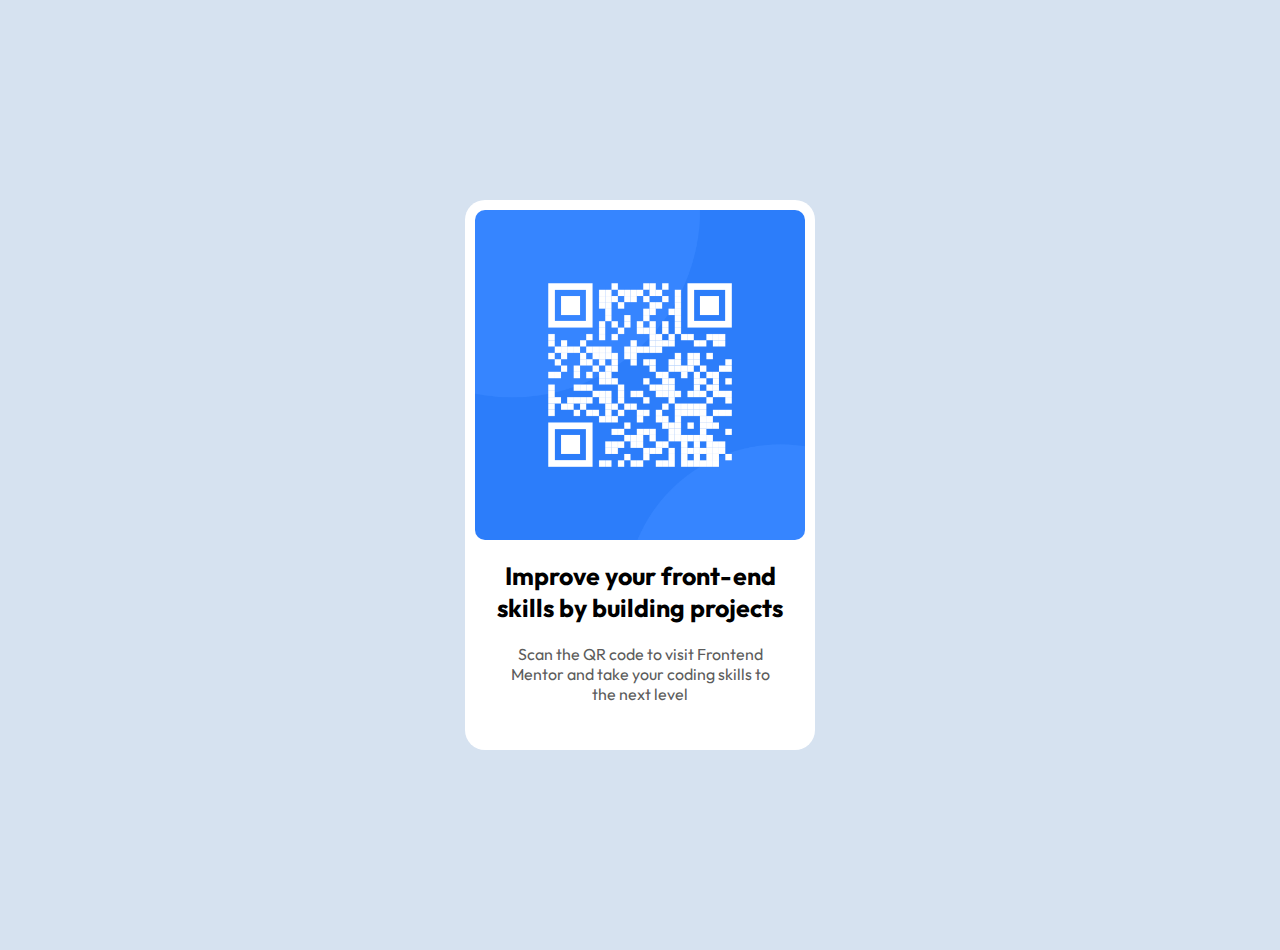
<file: assignment1/index.html>
<!DOCTYPE html>
<html lang="en">
  <head>
    <meta charset="UTF-8" />
    <meta name="viewport" content="width=device-width, initial-scale=1.0" />
    <title>QR Code Component</title>
    <link rel="stylesheet" href="./style.css" />
    <link rel="preconnect" href="https://fonts.googleapis.com" />
    <link rel="preconnect" href="https://fonts.gstatic.com" crossorigin />
    <link
      href="https://fonts.googleapis.com/css2?family=Outfit:wght@100..900&display=swap"
      rel="stylesheet"
    />
  </head>
  <body>
    <div class="container">
      <div class="card">
        <img src="./images/image-qr-code.png" alt="QR Code" />
        <h1>Improve your front-end skills by building projects</h1>
        <p>
          Scan the QR code to visit Frontend <br />
          Mentor and take your coding skills to<br />
          the next level
        </p>
      </div>
    </div>
  </body>
</html>
</file>
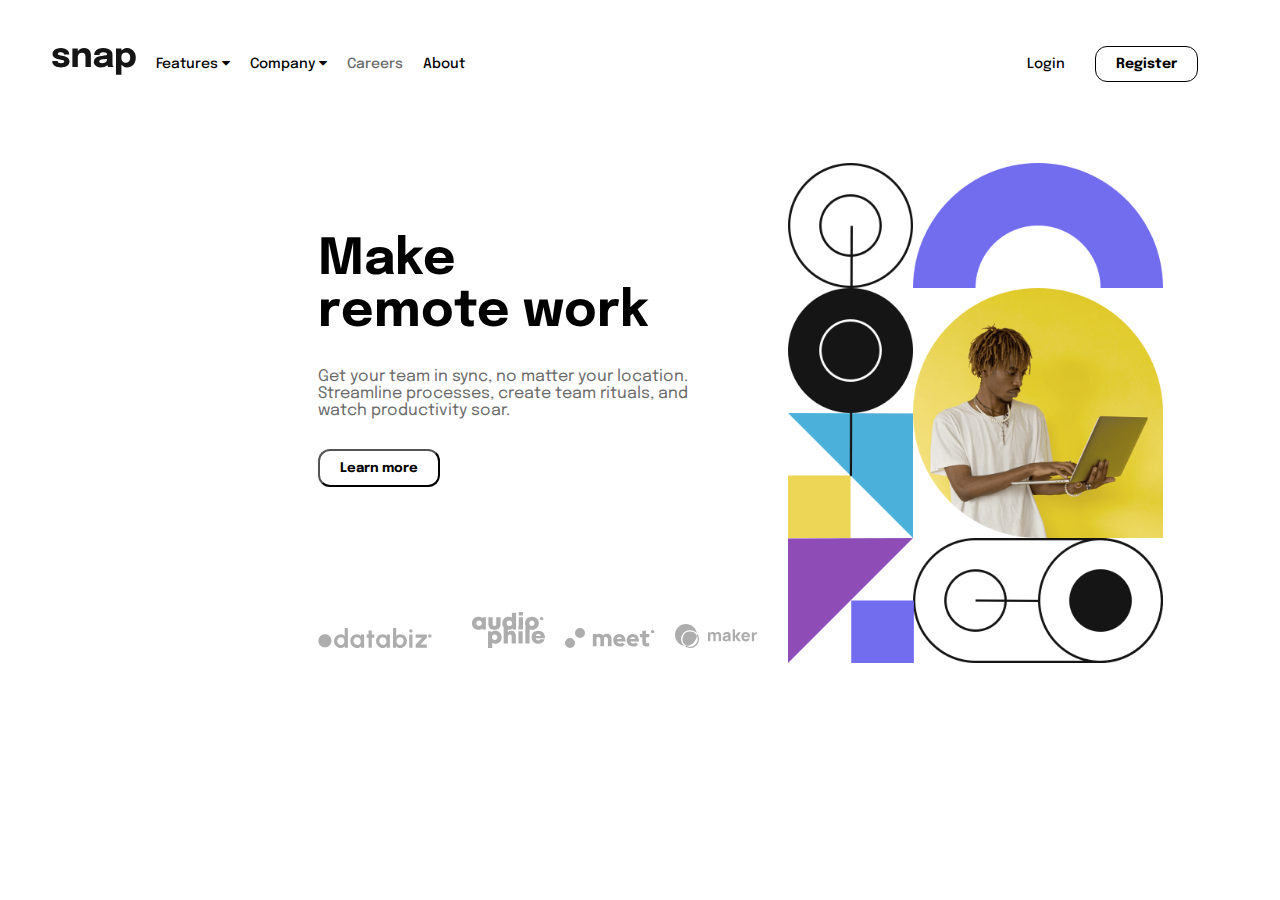
<file: challange3/index.html>
<!DOCTYPE html>
<html lang="en">
  <head>
    <meta charset="UTF-8" />
    <meta name="viewport" content="width=device-width, initial-scale=1.0" />
    <!-- displays site properly based on user's device -->
    <style>
      @import url('https://fonts.googleapis.com/css2?family=Epilogue:ital,wght@0,100..900;1,100..900&display=swap');
      </style>
    <link
      rel="stylesheet"
      href="https://cdnjs.cloudflare.com/ajax/libs/font-awesome/4.7.0/css/font-awesome.min.css"
    />
    <link rel="stylesheet" href="style.css" />
    <title>Frontend Mentor | Intro section with dropdown navigation</title>
  </head>
  <body>
    <nav class="navbar">
          <div class="left-nav">
          <div class="logo">
            <svg width="84" height="27" xmlns="http://www.w3.org/2000/svg">
              <path
                d="M8.852 19.42c-1.108 0-2.175-.128-3.202-.385a9.648 9.648 0 0 1-2.756-1.137c-.811-.502-1.453-1.13-1.925-1.882-.473-.752-.709-1.63-.709-2.633v-.316h5.39v.246c0 .676.3 1.172.901 1.487.601.315 1.415.472 2.441.472a7.08 7.08 0 0 0 1.55-.166c.495-.11.903-.291 1.224-.542.321-.251.482-.569.482-.954 0-.618-.342-1.056-1.024-1.313-.683-.256-1.777-.513-3.282-.77a21.716 21.716 0 0 1-2.59-.595A10.937 10.937 0 0 1 2.938 9.91 5.28 5.28 0 0 1 1.17 8.28C.727 7.622.505 6.82.505 5.875c0-1.26.382-2.322 1.146-3.185.764-.863 1.782-1.517 3.054-1.96C5.977.287 7.377.065 8.905.065c1.458 0 2.818.242 4.078.726 1.26.484 2.28 1.179 3.062 2.083.782.904 1.172 1.992 1.172 3.264v.245H11.88v-.21c0-.467-.149-.846-.446-1.138a2.804 2.804 0 0 0-1.129-.656 4.616 4.616 0 0 0-1.418-.219c-.443 0-.9.05-1.373.149-.473.099-.872.262-1.199.49-.327.227-.49.545-.49.954 0 .396.175.72.525.97.35.252.84.456 1.47.613.63.158 1.36.306 2.188.447.781.128 1.607.306 2.476.533.869.228 1.686.549 2.45.963a5.34 5.34 0 0 1 1.855 1.627c.472.671.709 1.52.709 2.546 0 1.062-.245 1.972-.735 2.73a5.607 5.607 0 0 1-1.987 1.847 10.04 10.04 0 0 1-2.782 1.05c-1.021.227-2.068.341-3.142.341ZM33.48 19V8.92c0-.77-.1-1.473-.298-2.109a2.965 2.965 0 0 0-1.067-1.531c-.513-.385-1.254-.577-2.223-.577-.84 0-1.566.192-2.178.577a3.754 3.754 0 0 0-1.41 1.61c-.326.688-.49 1.482-.49 2.38L24.31 8.185c0-1.61.35-3.022 1.05-4.235a7.627 7.627 0 0 1 2.844-2.853C29.398.41 30.726.066 32.183.066c1.53 0 2.786.306 3.772.919.986.612 1.721 1.464 2.205 2.555.484 1.09.726 2.365.726 3.824V19H33.48Zm-13.09 0V.415h5.425V19h-5.425Zm28.389.385c-1.354 0-2.558-.216-3.614-.648-1.056-.431-1.881-1.055-2.476-1.872-.595-.817-.893-1.808-.893-2.975 0-1.318.362-2.392 1.085-3.22.724-.828 1.683-1.461 2.879-1.899a15.898 15.898 0 0 1 3.894-.866c2.041-.198 3.45-.38 4.226-.542.776-.164 1.164-.45 1.164-.858V6.47c0-.688-.33-1.23-.989-1.627-.66-.397-1.578-.595-2.756-.595-1.249 0-2.202.224-2.861.673-.66.45-.99 1.135-.99 2.056H42.11c0-1.493.406-2.753 1.217-3.78.81-1.026 1.91-1.805 3.298-2.336 1.389-.53 2.958-.796 4.708-.796 1.633 0 3.144.248 4.532.744 1.389.496 2.506 1.24 3.352 2.231.845.992 1.268 2.252 1.268 3.78v8.032c0 .479.015.937.044 1.374.03.438.096.837.201 1.199.117.408.263.747.438 1.015.175.268.32.455.437.56h-5.337a3.723 3.723 0 0 1-.376-.508 3.962 3.962 0 0 1-.43-.892 7.195 7.195 0 0 1-.305-1.234 9.674 9.674 0 0 1-.097-1.461l1.12.77c-.326.77-.854 1.432-1.583 1.986-.73.554-1.593.98-2.59 1.278-.998.297-2.074.446-3.23.446Zm1.452-4.06a6.14 6.14 0 0 0 2.389-.464A4.104 4.104 0 0 0 54.43 13.4c.467-.665.7-1.534.7-2.608V8.92l1.348 1.313c-.77.28-1.66.51-2.669.69-1.01.182-2.015.324-3.019.43-1.19.116-2.08.317-2.668.603-.59.286-.884.767-.884 1.444 0 .642.25 1.123.752 1.444.502.32 1.249.481 2.24.481Zm13.742 11.323V.415h5.442v26.233h-5.442Zm11.182-7.228a7.325 7.325 0 0 1-4.042-1.181c-1.225-.788-2.205-1.85-2.94-3.185-.735-1.336-1.103-2.838-1.103-4.507v-.28l2.345-.052v.21c0 .863.21 1.619.63 2.266.42.648.963 1.146 1.628 1.496.665.35 1.359.526 2.082.526 1.19 0 2.226-.412 3.106-1.234.881-.823 1.322-2.109 1.322-3.859s-.438-3.025-1.313-3.824c-.875-.799-1.913-1.199-3.115-1.199-.723 0-1.417.173-2.082.517a4.308 4.308 0 0 0-1.628 1.461c-.42.63-.63 1.383-.63 2.257l-2.345-.14c0-1.68.368-3.164 1.103-4.453.735-1.29 1.715-2.307 2.94-3.054a7.619 7.619 0 0 1 4.042-1.12c1.505 0 2.911.37 4.218 1.111 1.306.741 2.365 1.823 3.176 3.247.81 1.423 1.216 3.155 1.216 5.197 0 2.135-.396 3.932-1.19 5.39-.793 1.458-1.843 2.558-3.15 3.299a8.51 8.51 0 0 1-4.27 1.111Z"
                fill="#151515"
              />
            </svg>
          </div>
          <div class="dropdown">
            <button onclick="myFunction()" class="dropbtn">
              Features
              <i class="fa fa-caret-down"></i>
            </button>
            <div class="dropdown-content" id="dropdownItems">
              <a href="#">To do list</a>
              <a href="#">Calendar</a>
              <a href="#">Reminders</a>
              <a href="#">Planning</a>
            </div>
          </div>
          <div class="dropdown" id="navDropdown">
            <button onclick="myFunction()" class="dropbtn">
              Company
              <i class="fa fa-caret-down"></i>
            </button>
            <div class="dropdown-content">
              <a href="#">History</a>
              <a href="#">Our Team</a>
              <a href="#">Blog</a>
            </div>
          </div>
          <button style="color: #696969;">Careers</button>
          <button>About</button>
        </div>
        <div class="right-nav">
          <button>Login</button>
          <button class="btn-register" style="border-color: #000;">Register</button>
        </div>
      </div>
    </nav>
    <div class="container">
      <div class="left-contents">
        <div class="text">
          <h1 >Make<br> remote work</h1>
          <p style="font-size: 14x; font-weight: 400; color: #696969;">
            Get your team in sync, no matter your location.<br> Streamline
            processes, create team rituals, and <br> watch productivity soar.
          </p>
          <button class="btn-learn-more">Learn more</button>
        </div>
        <div class="sponsor-logos">
          <a
            ><svg width="114" height="20" xmlns="http://www.w3.org/2000/svg">
              <path
                d="M22.887 20c.838 0 1.576-.183 2.213-.55a4.977 4.977 0 0 0 1.584-1.429v1.638h3.195V0h-3.195v8.191A4.848 4.848 0 0 0 25.1 6.756c-.637-.362-1.375-.544-2.213-.544-.951 0-1.842.18-2.67.538-.83.358-1.561.854-2.194 1.487a6.996 6.996 0 0 0-1.486 2.196A6.68 6.68 0 0 0 16 13.106c0 .953.179 1.844.537 2.674.358.83.853 1.562 1.486 2.195a6.989 6.989 0 0 0 2.193 1.488c.83.358 1.72.537 2.671.537Zm.04-3.08a3.42 3.42 0 0 1-1.827-.511 3.826 3.826 0 0 1-1.827-3.303c0-.708.166-1.35.498-1.926a3.9 3.9 0 0 1 1.322-1.383 3.379 3.379 0 0 1 1.834-.518c.672 0 1.272.17 1.8.511.528.341.94.802 1.237 1.383.297.581.445 1.225.445 1.933 0 .7-.148 1.34-.445 1.92a3.53 3.53 0 0 1-1.23 1.383c-.524.34-1.127.511-1.807.511ZM39.294 20c.794 0 1.486-.181 2.075-.544a4.375 4.375 0 0 0 1.434-1.422l.13 1.625h3.209V6.553h-3.195l.144 1.678a5.992 5.992 0 0 0-1.748-1.468c-.685-.385-1.464-.577-2.337-.577-.934 0-1.807.175-2.619.524a6.818 6.818 0 0 0-2.147 1.455c-.62.62-1.1 1.341-1.44 2.163a6.81 6.81 0 0 0-.511 2.634 6.935 6.935 0 0 0 2.042 4.967 7.16 7.16 0 0 0 2.24 1.52c.846.368 1.754.551 2.723.551Zm.091-3.08a3.51 3.51 0 0 1-1.813-.498 4.227 4.227 0 0 1-1.395-1.33 4.049 4.049 0 0 1-.654-1.842c-.061-.734.057-1.4.353-1.998a3.592 3.592 0 0 1 1.264-1.435 3.3 3.3 0 0 1 1.853-.538 3.32 3.32 0 0 1 1.794.498c.532.332.968.776 1.309 1.33.34.555.541 1.173.602 1.855.053.725-.054 1.387-.32 1.986a3.384 3.384 0 0 1-1.172 1.435c-.516.358-1.122.537-1.82.537Zm14.378 2.74V9.75h2.54V6.553h-2.54V2.438h-3.195v4.115H48.63v3.198h1.938v9.908h3.195Zm11.273.34c.795 0 1.486-.181 2.076-.544a4.375 4.375 0 0 0 1.433-1.422l.131 1.625h3.208V6.553H68.69l.145 1.678a5.992 5.992 0 0 0-1.749-1.468c-.685-.385-1.464-.577-2.337-.577-.934 0-1.807.175-2.619.524a6.818 6.818 0 0 0-2.147 1.455c-.62.62-1.1 1.341-1.44 2.163a6.81 6.81 0 0 0-.51 2.634 6.935 6.935 0 0 0 2.042 4.967 7.16 7.16 0 0 0 2.239 1.52c.847.368 1.754.551 2.723.551Zm.092-3.08a3.51 3.51 0 0 1-1.814-.498 4.227 4.227 0 0 1-1.394-1.33 4.049 4.049 0 0 1-.655-1.842c-.06-.734.057-1.4.354-1.998a3.592 3.592 0 0 1 1.263-1.435 3.3 3.3 0 0 1 1.853-.538 3.32 3.32 0 0 1 1.794.498c.532.332.969.776 1.31 1.33.34.555.54 1.173.602 1.855.052.725-.055 1.387-.321 1.986a3.384 3.384 0 0 1-1.172 1.435c-.515.358-1.122.537-1.82.537ZM81.993 20c.96 0 1.857-.18 2.69-.537a6.968 6.968 0 0 0 3.687-3.696 6.774 6.774 0 0 0 .536-2.687c0-1.267-.31-2.423-.93-3.467a7.027 7.027 0 0 0-2.5-2.496c-1.048-.62-2.209-.93-3.483-.93-.82 0-1.547.185-2.18.556a5.15 5.15 0 0 0-1.591 1.448V0h-3.195v19.66h3.195v-1.665a5.15 5.15 0 0 0 1.59 1.448c.634.371 1.36.557 2.18.557Zm-.04-3.093c-.663 0-1.256-.17-1.78-.511a3.53 3.53 0 0 1-1.231-1.383 4.187 4.187 0 0 1-.445-1.933c0-.69.148-1.326.445-1.907a3.58 3.58 0 0 1 1.23-1.39 3.164 3.164 0 0 1 1.782-.517c.672 0 1.287.17 1.846.511.558.341 1.004.802 1.335 1.383.332.58.498 1.221.498 1.92 0 .708-.166 1.35-.498 1.927a3.88 3.88 0 0 1-1.329 1.382 3.435 3.435 0 0 1-1.852.518ZM92.874 4.6c.463 0 .854-.155 1.173-.465.318-.31.478-.701.478-1.173 0-.463-.16-.852-.478-1.166a1.604 1.604 0 0 0-1.172-.472c-.463 0-.856.157-1.179.472a1.563 1.563 0 0 0-.484 1.166c0 .472.161.863.484 1.173.323.31.716.465 1.179.465Zm19 5c.463 0 .854-.155 1.173-.465.318-.31.478-.701.478-1.173 0-.463-.16-.852-.478-1.166a1.604 1.604 0 0 0-1.172-.472c-.463 0-.856.157-1.179.472a1.563 1.563 0 0 0-.484 1.166c0 .472.161.863.484 1.173.323.31.716.465 1.179.465ZM6.979 19.324c1.835 0 3.385-.616 4.65-1.846 1.264-1.23 1.896-2.782 1.896-4.654 0-1.838-.632-3.38-1.897-4.628-1.264-1.248-2.814-1.872-4.65-1.872-1.835 0-3.393.624-4.675 1.872C1.021 9.444.38 10.986.38 12.824c0 1.872.64 3.423 1.922 4.654 1.282 1.23 2.84 1.846 4.676 1.846Zm87.48.335V6.553h-3.195V19.66h3.195Zm14.399 0v-3.198h-6.573l6.573-6.71V6.553H97.675v3.198h6.586l-6.586 6.71v3.198h11.182Z"
                fill="#ADADAD"
              /></svg><a>
          <a>
            <svg width="73" height="36" xmlns="http://www.w3.org/2000/svg"><path d="M6.476 17.85c1.434 0 2.715-.47 3.726-1.287l.364.87h3.289V5.126h-3.17l-.436.952C9.23 5.238 7.93 4.754 6.476 4.754 2.699 4.754 0 7.467 0 11.28c0 3.825 2.7 6.571 6.476 6.571Zm.568-3.754c-1.593 0-2.764-1.2-2.764-2.807 0-1.598 1.161-2.797 2.764-2.797 1.594 0 2.765 1.2 2.765 2.797 0 1.607-1.171 2.807-2.765 2.807Zm15.422 3.754c3.648 0 6.078-2.243 6.078-5.687V5.138H24.29v6.84c0 1.286-.687 2.064-1.824 2.064-1.136 0-1.837-.765-1.837-2.064v-6.84h-4.254v7.025c0 3.444 2.443 5.687 6.091 5.687Zm14.361.013c1.439 0 2.72-.488 3.725-1.33l.401.914h3.148V.694h-4.205v4.895a5.78 5.78 0 0 0-3.069-.854c-3.79 0-6.489 2.732-6.489 6.557 0 3.826 2.7 6.571 6.49 6.571Zm.57-3.754c-1.594 0-2.765-1.21-2.765-2.816 0-1.608 1.17-2.817 2.764-2.817 1.594 0 2.765 1.21 2.765 2.817 0 1.607-1.171 2.816-2.765 2.816ZM50.99 3.598V0H46.8v3.598h4.19Zm.032 13.848V5.138H46.77v12.308h4.254Zm8.88.404c4.014 0 6.925-2.755 6.925-6.558 0-3.815-2.911-6.557-6.924-6.557-4.027 0-6.925 2.742-6.925 6.557 0 3.803 2.898 6.558 6.925 6.558Zm9.76-9.573c.463 0 .853-.156 1.172-.466.318-.31.478-.7.478-1.173 0-.463-.16-.852-.478-1.166A1.604 1.604 0 0 0 69.663 5c-.463 0-.856.157-1.179.472A1.563 1.563 0 0 0 68 6.638c0 .472.161.863.484 1.173.323.31.716.466 1.179.466Zm-9.76 5.765c-1.55 0-2.663-1.122-2.663-2.75 0-1.627 1.113-2.748 2.664-2.748 1.55 0 2.663 1.131 2.663 2.749 0 1.627-1.112 2.749-2.663 2.749Zm-39.676 21.86v-4.846a5.789 5.789 0 0 0 3.01.817c3.777 0 6.476-2.735 6.476-6.57 0-3.835-2.7-6.558-6.475-6.558-1.468 0-2.775.506-3.79 1.381l-.533-.977h-2.893v16.753h4.205Zm2.442-7.783c-1.594 0-2.765-1.2-2.765-2.816 0-1.617 1.171-2.817 2.765-2.817 1.593 0 2.764 1.2 2.764 2.817 0 1.617-1.18 2.816-2.764 2.816Zm13.25 3.338v-6.573c0-1.58.802-2.49 2.09-2.49 1.11 0 1.61.724 1.61 2.144v6.919h4.253v-7.412c0-3.19-1.822-5.26-4.657-5.26a5.28 5.28 0 0 0-3.297 1.174v-5.255h-4.253v16.753h4.253Zm14.718-13.849V14.01h-4.189v3.598h4.189Zm.033 13.849V19.148h-4.254v12.309h4.254Zm6.929 0V14.704h-4.254v16.753H57.6Zm8.664.404c3.099 0 5.597-1.755 6.466-4.564h-4.233c-.409.72-1.24 1.154-2.233 1.154-1.343 0-2.243-.73-2.52-2.142h9.17c.055-.38.087-.752.087-1.122 0-3.611-2.756-6.442-6.737-6.442-3.876 0-6.708 2.775-6.708 6.548 0 3.76 2.855 6.568 6.708 6.568Zm2.547-7.9h-4.993c.344-1.222 1.206-1.894 2.446-1.894 1.284 0 2.173.664 2.547 1.894Z" fill="#ADADAD"/></svg>
          </a>
          <a>
            <svg width="90" height="20" xmlns="http://www.w3.org/2000/svg"><path d="M5 10a5 5 0 1 1 0 10 5 5 0 0 1 0-10ZM15 0a5 5 0 1 1 0 10 5 5 0 0 1 0-10Zm16.515 18.34V9.964c.226-.293.5-.513.824-.66.324-.146.689-.22 1.095-.22.587 0 1.058.205 1.412.614.353.408.53.945.53 1.608v7.034h3.658v-7.543a7.069 7.069 0 0 0-.045-.787c.241-.293.527-.52.858-.683.331-.162.7-.242 1.107-.242.587 0 1.057.204 1.411.613.354.408.53.945.53 1.608v7.034h3.659v-7.543c0-1.435-.433-2.615-1.299-3.54-.865-.926-1.976-1.389-3.33-1.389-.783 0-1.506.147-2.168.44a4.968 4.968 0 0 0-1.716 1.25 4.316 4.316 0 0 0-1.524-1.239 4.504 4.504 0 0 0-2.021-.45c-.557 0-1.088.084-1.592.254-.505.17-.967.424-1.389.763V6.1h-3.658v12.24h3.658Zm23.168.231c.993 0 1.885-.146 2.675-.44.79-.292 1.562-.763 2.315-1.41l-2.416-2.199c-.286.293-.632.52-1.039.683a3.63 3.63 0 0 1-1.355.243c-.692 0-1.294-.182-1.806-.544a3.22 3.22 0 0 1-1.13-1.4h8.514v-.926a7.74 7.74 0 0 0-.452-2.672c-.301-.825-.719-1.531-1.253-2.117A5.875 5.875 0 0 0 56.828 6.4a5.71 5.71 0 0 0-2.416-.509c-.873 0-1.69.162-2.45.486a6.032 6.032 0 0 0-1.976 1.342 6.357 6.357 0 0 0-1.321 2.025 6.418 6.418 0 0 0-.486 2.487c0 .88.17 1.709.508 2.488a6.378 6.378 0 0 0 1.378 2.024 6.268 6.268 0 0 0 2.066 1.343 6.717 6.717 0 0 0 2.552.485Zm2.167-7.682h-4.99c.18-.617.49-1.095.926-1.434.436-.34.956-.51 1.558-.51.587 0 1.103.178 1.547.533.444.355.764.825.96 1.411Zm11.268 7.682c.994 0 1.885-.146 2.676-.44.79-.292 1.562-.763 2.314-1.41l-2.416-2.199c-.286.293-.632.52-1.039.683a3.63 3.63 0 0 1-1.354.243c-.693 0-1.295-.182-1.807-.544a3.22 3.22 0 0 1-1.129-1.4h8.513v-.926a7.74 7.74 0 0 0-.452-2.672c-.3-.825-.718-1.531-1.253-2.117A5.875 5.875 0 0 0 70.263 6.4a5.71 5.71 0 0 0-2.416-.509c-.873 0-1.69.162-2.45.486a6.032 6.032 0 0 0-1.976 1.342 6.357 6.357 0 0 0-1.32 2.025 6.418 6.418 0 0 0-.486 2.487c0 .88.17 1.709.508 2.488a6.378 6.378 0 0 0 1.377 2.024 6.268 6.268 0 0 0 2.066 1.343 6.717 6.717 0 0 0 2.552.485Zm2.168-7.682h-4.99c.18-.617.489-1.095.925-1.434.437-.34.956-.51 1.558-.51.587 0 1.103.178 1.547.533.444.355.764.825.96 1.411Zm11.335 7.613c.346 0 .775-.035 1.287-.104a7.37 7.37 0 0 0 1.265-.266V15.1c-.301.092-.58.158-.836.196a5.456 5.456 0 0 1-.813.058c-.587 0-.997-.112-1.23-.335-.234-.224-.35-.606-.35-1.146v-4.65h3.342V6.1h-3.342V2.143l-3.658.81V6.1H74.87v3.123h2.416v5.392c0 1.28.365 2.248 1.095 2.904.73.655 1.81.983 3.24.983Zm6.042-13.225c.462 0 .853-.156 1.172-.466.318-.31.478-.7.478-1.173 0-.463-.16-.852-.478-1.166A1.604 1.604 0 0 0 87.663 2c-.463 0-.856.157-1.179.472A1.563 1.563 0 0 0 86 3.638c0 .472.161.863.484 1.173.323.31.716.466 1.179.466Z" fill="#ADADAD" fill-rule="evenodd"/></svg>
          </a>
          <a>
            <svg width="83" height="24" xmlns="http://www.w3.org/2000/svg"><path d="M35.276 17.143V11.76c0-.51.141-.925.424-1.246.282-.321.656-.482 1.123-.482.488 0 .87.164 1.148.49.277.326.415.783.415 1.37v5.25h2.238V11.76c0-.34.065-.64.194-.9.129-.261.308-.464.539-.61.23-.145.502-.218.814-.218.489 0 .871.164 1.148.49.277.326.416.783.416 1.37v5.25h2.238V11.3c0-.971-.26-1.757-.778-2.358-.518-.6-1.285-.9-2.3-.9-.592 0-1.131.13-1.616.39-.486.26-.873.624-1.16 1.09l.062-.096-.037-.07a2.632 2.632 0 0 0-.687-.768l-.145-.103c-.447-.296-1.02-.444-1.716-.444-.609 0-1.159.134-1.65.403-.327.18-.61.401-.848.666l-.102.12v-.975h-1.975v8.887h2.255Zm15.305.247c.768 0 1.403-.133 1.905-.4.39-.206.76-.514 1.109-.921l.014-.018v1.092h1.958v-5.431c0-.406-.016-.773-.049-1.103a2.653 2.653 0 0 0-.313-.987 2.61 2.61 0 0 0-1.382-1.25c-.609-.242-1.306-.363-2.09-.363-1.07 0-1.915.23-2.534.691a3.434 3.434 0 0 0-1.268 1.794l2.025.642c.142-.406.392-.688.748-.848.357-.159.7-.238 1.029-.238.592 0 1.015.123 1.267.37.177.173.292.414.345.724l.015.116-.357.053-.366.055-.353.052c-.576.085-1.091.174-1.547.267-.455.094-.847.2-1.176.321-.478.176-.858.394-1.14.654-.283.261-.487.561-.613.901a3.22 3.22 0 0 0-.19 1.128c0 .493.114.945.342 1.353.228.409.562.735 1.004.98.442.244.98.366 1.617.366Zm.477-1.761c-.258 0-.48-.039-.666-.115a.953.953 0 0 1-.432-.334.89.89 0 0 1-.153-.522c0-.148.032-.283.095-.403.063-.121.162-.232.296-.334.135-.101.312-.196.531-.284.192-.07.414-.137.667-.197.252-.06.584-.128.995-.202.257-.046.564-.1.92-.16l.03-.004v.007a15.73 15.73 0 0 1-.014.333l-.01.186c-.02.321-.086.603-.202.844-.06.126-.174.282-.341.469a2.32 2.32 0 0 1-.675.498c-.282.145-.63.218-1.04.218Zm8.92 1.514v-4.279l3.077 4.279h2.913l-3.423-4.444 3.21-4.443H62.99l-3.012 4.279V5.294h-2.271l-.017 11.849h2.288Zm14.968-3.818c.093-1.075-.017-2.01-.33-2.806-.312-.796-.795-1.413-1.448-1.852-.652-.438-1.445-.658-2.378-.658-.877 0-1.654.199-2.328.597a4.192 4.192 0 0 0-1.589 1.674c-.384.719-.576 1.564-.576 2.535 0 .888.197 1.677.589 2.365a4.244 4.244 0 0 0 1.63 1.621c.693.393 1.495.589 2.406.589.856 0 1.644-.225 2.366-.675a3.937 3.937 0 0 0 1.584-1.893l-2.239-.641c-.164.362-.403.639-.715.83-.313.193-.689.289-1.128.289-.696 0-1.224-.227-1.584-.68-.248-.313-.411-.716-.488-1.21l-.012-.085h6.24Zm-2.265-1.662h-3.915l.016-.076c.077-.323.191-.6.345-.83l.08-.11c.359-.464.92-.696 1.682-.696.653 0 1.123.199 1.411.597.177.244.3.585.368 1.022l.013.093Zm6.37 5.48V12.6c0-.34.047-.646.14-.918a2.02 2.02 0 0 1 .412-.707c.181-.2.403-.361.667-.482.263-.126.558-.201.884-.226.327-.025.613.001.86.078v-2.09a4.173 4.173 0 0 0-.806-.02c-.27.019-.53.065-.782.14a2.869 2.869 0 0 0-.7.308c-.28.164-.515.373-.707.625a3.2 3.2 0 0 0-.212.316l-.035.063V8.256h-1.975v8.887h2.255ZM10.972 0c5.466 0 9.999 3.997 10.834 9.228A8.914 8.914 0 0 1 9.228 21.805C3.998 20.97 0 16.438 0 10.971 0 4.912 4.912 0 10.97 0Zm4.099 6.171a8.914 8.914 0 0 0-5.842 15.634 11.095 11.095 0 0 0 2.639.102 7.543 7.543 0 0 1 3.226-14.364 7.55 7.55 0 0 1 6.813 4.322 10.972 10.972 0 0 1-10.04 10.042 7.543 7.543 0 0 0 10.04-10.042 11.052 11.052 0 0 0-.1-2.637 8.892 8.892 0 0 0-6.736-3.057Z" fill="#ADADAD"/></svg>
          </a>
        </div>
      </div>
      <div class="right-img" >
        <img class="main-img" style="width: auto; height: 500px;" src="./images/image-hero-desktop.png" alt="devices" />
      </div>
    </div>
    <script>
      function myFunction() {
        document.getElementById("dropdownItems").classList.toggle("show");
      }
      window.onclick = function (event) {
        if (!event.target.matches(".dropbtn")) {
          let dropdowns = document.getElementsByClassName("dropdown-content");
          let i;
          for (i = 0; i < dropdowns.length; i++) {
            let openDropdown = dropdowns[i];
            if (openDropdown.classList.contains("show")) {
              openDropdown.classList.remove("show");
            }
          }
        }
      };
    </script>
  </body>
</html>
</file>
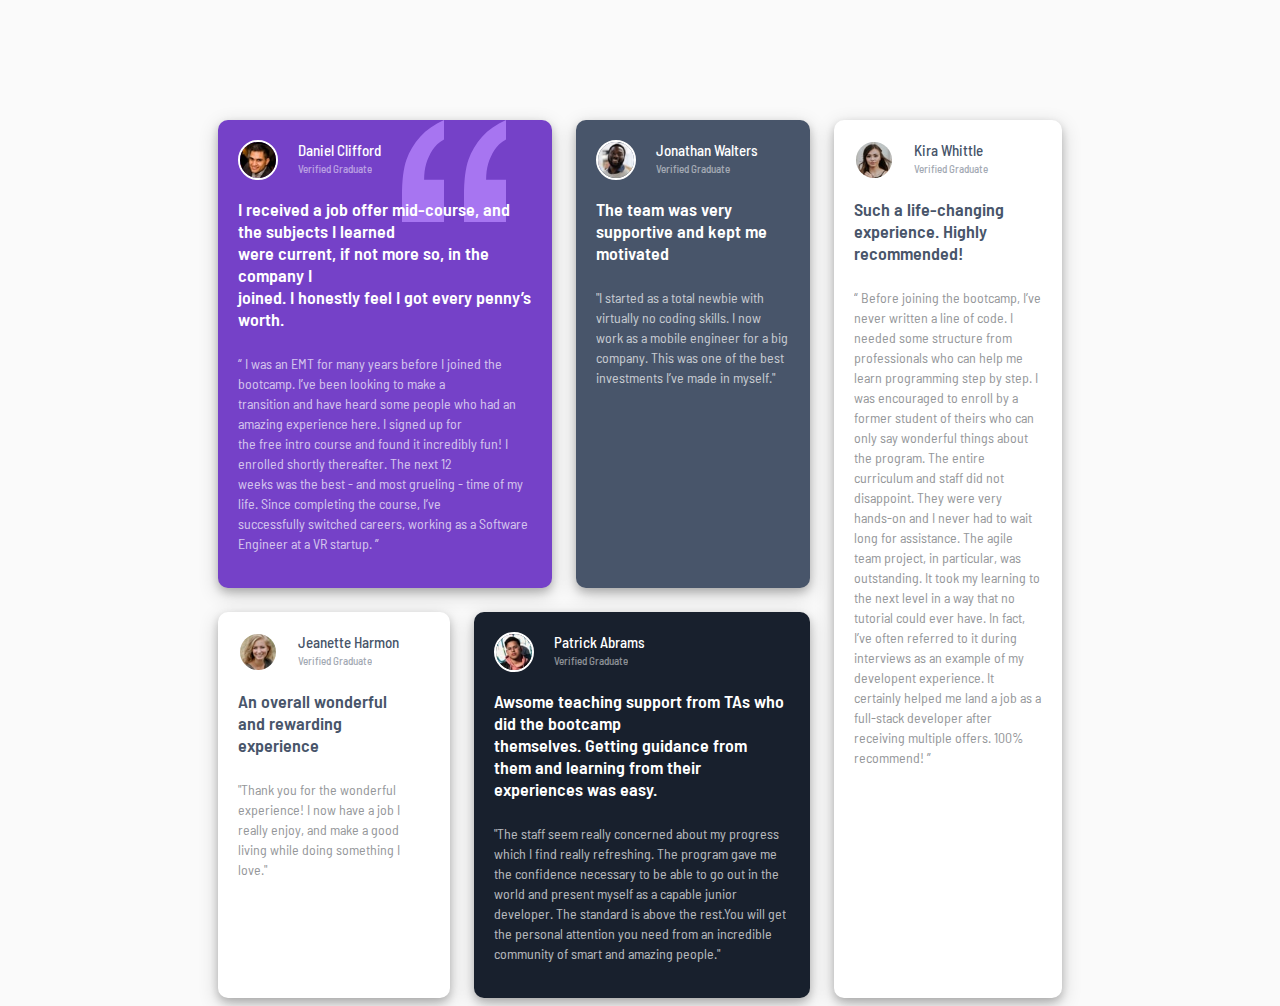
<file: challange4/index.html>
<!DOCTYPE html>
<html lang="en">
  <head>
    <meta charset="UTF-8" />
    <meta name="viewport" content="width=device-width, initial-scale=1.0" />
    <!-- displays site properly based on user's device -->

    <title>Frontend Mentor | [Challenge Name Here]</title>

    
    <style>
    @import url('https://fonts.googleapis.com/css2?family=Barlow+Semi+Condensed:ital,wght@0,100;0,200;0,300;0,400;0,500;0,600;0,700;0,800;0,900;1,100;1,200;1,300;1,400;1,500;1,600;1,700;1,800;1,900&family=Epilogue:ital,wght@0,100..900;1,100..900&display=swap');
    
      * {
        font-family: "Barlow Semi Condensed", sans-serif;      
        padding: 0;
        box-sizing: border-box;
      }
      @media (max-width: 375px) {
        /* mobile view styles go here */
        .card-grid {
        margin-top: 120px;
        display: grid;
        grid-template-columns: auto;
        grid-template-rows: auto auto auto auto auto;
        /* grid-column-gap: 20px; */
        grid-row-gap: 20px;
      }
      .card-1{
        grid-row-start: 1;}
      
      .card-2{
        grid-row-start: 2;
        grid-row-end: 3;
      }
      .card-3{
        grid-row-start: 3;}

      .card-4{
        grid-row-start: 4;}
      .card-5{
        grid-row-start: 5;}
      }
      @media (min-width: 376px),  (max-width: 1440px) {
       /*  desktop view styles go here*/
      }
      body {
        background-color: hsl(0, 0%, 98%);
        max-width: 66%;
        place-items: center;
        margin-left: auto;
        margin-right: auto;
      }

      img {
        border-radius: 50%;
        border: 2px solid hsl(0, 0%, 100%);
        width: 40px;
        height: 40px;
      }

      .card-grid {
        display: grid;
        grid-template-columns: auto auto auto auto;
        grid-template-rows: auto auto;
        grid-column-gap: 24px;
        grid-row-gap: 24px;
        margin-top: 120px;
      }

      .card {
        border-radius: 10px;

        color: hsl(0, 0%, 100%);
        padding: 20px;
        box-shadow: 0 4px 8px 0 rgba(0, 0, 0, 0.2),
          0 6px 20px 0 rgba(0, 0, 0, 0.19);
      }

      .card-header {
        display: flex;
        align-items: center;
      }

      .card-header-name {
        display: flex;
        flex-direction: column;
        
        margin-left: 20px;
      }

      .card-1 {
        grid-column-start: 1;
        grid-column-end: 3;
        background-color: hsl(263, 55%, 52%);
        background-image: url(./images/bg-pattern-quotation.svg);
        background-position: 80% 0;
        background-repeat: no-repeat;
      }

      .card-2 {
        grid-column-start: 3;
        grid-column-end: 4;
        background-color: hsl(217, 19%, 35%);
      }

      .card-3 {
        grid-column-start: 4;
        grid-column-end: 5;
        grid-row-start: 1;
        grid-row-end: 3;
        color: hsl(217, 19%, 35%);
        background-color: hsl(0, 0%, 100%);
      }

      .card-4 {
        grid-column-start: 1;
        grid-column-end: 2;
        grid-row-start: 2;
        grid-row-end: 2;
        color: hsl(217, 19%, 35%);
        background-color: hsl(0, 0%, 100%);
      }

      .card-5 {
        grid-row-start: 2;
        grid-column-start: 2;
        grid-column-end: 4;
        color: hsl(0, 0%, 100%);
        background-color: #18202d;
      }

      h5{
        font-weight: 500;
        font-size: 15px;
        margin: 0;
      }

      h3{
        font-weight: 600;
        font-size: 18px;
        margin-bottom: 24px;

      }
      .card-header-name p{
        font-weight: 500;
        font-size: 11px;
        opacity: 0.5;
        margin: 0;
      }
      p{
        font-weight: 400;
        font-size: 14px;
        line-height: 20px;
        opacity: 0.7;
        line-height: 20px;

      }
    </style>
  </head>
  <body>
    <div class="card-grid">
      <div class="card card-1">
        <div class="card-header">
          <img src="./images/image-daniel.jpg" alt="Daniel Clifford" />
          <div class="card-header-name">
          <h5>Daniel Clifford</h5>
          <p>Verified Graduate</p>
          </div>
        </div>
        
        <h3>
          I received a job offer mid-course, and the subjects I learned<br> were current, if not more so, in the company I<br> joined. I honestly feel I got every penny’s worth.
        </h3>
        <p>
          “ I was an EMT for many years before I joined the bootcamp. I’ve been
          looking to make a <br>transition and have heard some people who had an
          amazing experience here. I signed up for<br> the free intro course and
          found it incredibly fun! I enrolled shortly thereafter. The next 12<br>
          weeks was the best - and most grueling - time of my life. Since
          completing the course, I’ve<br> successfully switched careers, working as
          a Software Engineer at a VR startup. ”
        </p>
      </div>
      <div class="card card-2">
        <div class="card-header">
          <img src="./images/image-jonathan.jpg" alt="Jonathan Walters" />
          <div class="card-header-name">
          <h5>Jonathan Walters</h5>
          <p>Verified Graduate</p>
          </div>
        </div>
        <h3>The team was very<br> supportive and kept me<br> motivated</h3>
        <p>
          "I started as a total newbie with virtually no coding skills. I now
          work as a mobile engineer for a big company. This was one of the best
          investments I’ve made in myself."
        </p>
      </div>
      <div class="card card-3">
        <div class="card-header">
          <img src="./images/image-kira.jpg" alt="Kira Whittle" />
          <div class="card-header-name">
            <h5>Kira Whittle</h5>
            <p>Verified Graduate</p>
          </div>
        </div>
          <h3>Such a life-changing<br> experience. Highly<br> recommended!</h3>
          <p style="color: #676a6e;">
            “ Before joining the bootcamp, I’ve never written a line of code. I
            needed some structure from professionals who can help me learn
            programming step by step. I was encouraged to enroll by a former
            student of theirs who can only say wonderful things about the
            program. The entire curriculum and staff did not disappoint. They
            were very hands-on and I never had to wait long for assistance. The
            agile team project, in particular, was outstanding. It took my
            learning to the next level in a way that no tutorial could ever
            have. In fact, I’ve often referred to it during interviews as an
            example of my developent experience. It certainly helped me land a
            job as a full-stack developer after receiving multiple offers. 100%
            recommend! ”
          </p>
        </div>
        <div class="card card-4">
          <div class="card-header">
            <img src="./images/image-jeanette.jpg" alt="Jeanette Harmon" />
            <div class="card-header-name">
            <h5>Jeanette Harmon</h5>
            <p>Verified Graduate</p>
            </div>
          </div>
          <h3>An overall wonderful<br> and rewarding<br> experience</h3>
          <p style="color: #676a6e;">
            "Thank you for the wonderful experience! I now have a job I really
            enjoy, and make a good living while doing something I love."
          </p>
        </div>
        <div class="card card-5">
          <div class="card-header">
            <img src="./images/image-patrick.jpg" alt="Patrick Abrams" />
            <div class="card-header-name">
            <h5>Patrick Abrams</h5>
            <p>Verified Graduate</p>
            </div>
          </div>
          <h3>
            Awsome teaching support from TAs who did the bootcamp<br> themselves.
            Getting guidance from<br> them and learning from their experiences was
            easy.
          </h3>
          <p>
            "The staff seem really concerned about my progress which I find
            really refreshing. The program gave me the confidence necessary to
            be able to go out in the world and present myself as a capable
            junior developer. The standard is above the rest.You will get the
            personal attention you need from an incredible community of smart
            and amazing people."
          </p>
        </div>
      </div>
    </div>
  </body>
</html>
</file>
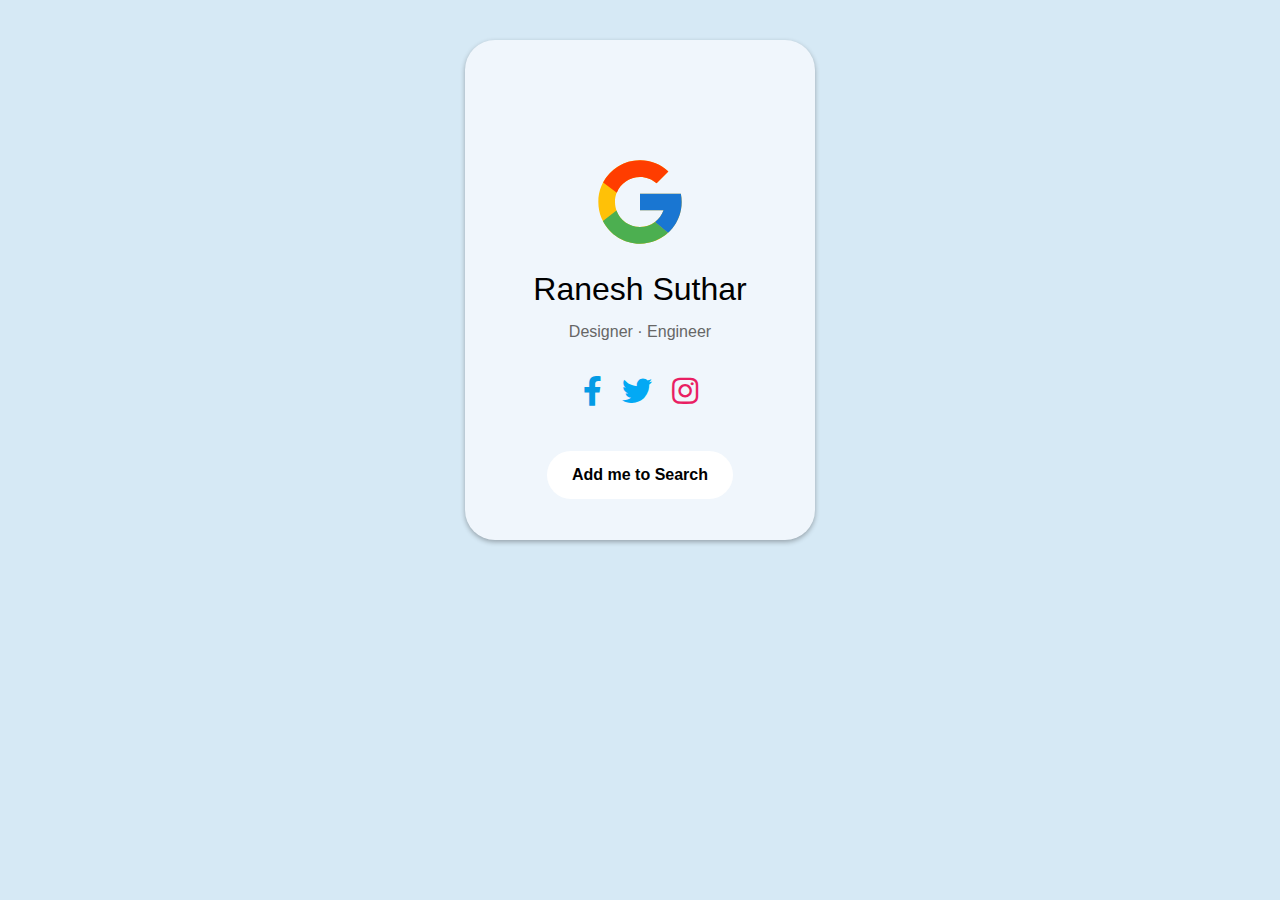
<file: assignment 2/card.html>
<!DOCTYPE html>
<html lang="en">
  <head>
    <meta charset="UTF-8" />
    <meta name="viewport" content="width=device-width, initial-scale=1.0" />
    <link
    rel="stylesheet"
    href="https://cdnjs.cloudflare.com/ajax/libs/font-awesome/5.15.3/css/all.min.css"
  />
    <title>Google Card</title>
   
    
    <style>
        *{
            margin: 0;
            padding: 0;
            box-sizing: border-box;
            font-family: "Open Sans", sans-serif;
            
        }

        body{
            background-color: #D6E9F5;
        }

    
        .card{
            position: relative;
            width: 350px;
            height: 500px;
            background-color: #F0F6FC ;
            margin: 70px auto;
            border-radius: 30px;
            box-shadow: 0 2px 5px rgba(0, 0, 0, 0.3);
            display: flex;
            margin-top: 40px;
            flex-direction: column;
            justify-content: center;
            align-items: center;
            padding-top: 0%;
            padding : 25px;
            gap: 15px;
            background-color: #F0F6FC 
            ;

        }

        .google-logo{
            margin-top: 70px;
        }

        .social-icons{
            padding-top: 20px;
            display: flex;
            gap: 20px;
            align-items: center;
            justify-content: space-between;
            margin-bottom: 30px;
        }
        button{
            border-radius: 25px;
            background-color: #fff;
            border: none;
            padding: 15px 25px;
            cursor: pointer;
            font-size: 16px;
            font-weight: bold;
            
        }
        .fab{
            font-size: 30px;
        }
    


    </style>
  </head>
  <body>
    <div class="container">
        <div class="card">
            <a href="google.com" class="google-logo"><svg xmlns="http://www.w3.org/2000/svg" x="0px" y="0px" width="100" height="100" viewBox="0 0 48 48">
                <path fill="#FFC107" d="M43.611,20.083H42V20H24v8h11.303c-1.649,4.657-6.08,8-11.303,8c-6.627,0-12-5.373-12-12c0-6.627,5.373-12,12-12c3.059,0,5.842,1.154,7.961,3.039l5.657-5.657C34.046,6.053,29.268,4,24,4C12.955,4,4,12.955,4,24c0,11.045,8.955,20,20,20c11.045,0,20-8.955,20-20C44,22.659,43.862,21.35,43.611,20.083z"></path><path fill="#FF3D00" d="M6.306,14.691l6.571,4.819C14.655,15.108,18.961,12,24,12c3.059,0,5.842,1.154,7.961,3.039l5.657-5.657C34.046,6.053,29.268,4,24,4C16.318,4,9.656,8.337,6.306,14.691z"></path><path fill="#4CAF50" d="M24,44c5.166,0,9.86-1.977,13.409-5.192l-6.19-5.238C29.211,35.091,26.715,36,24,36c-5.202,0-9.619-3.317-11.283-7.946l-6.522,5.025C9.505,39.556,16.227,44,24,44z"></path><path fill="#1976D2" d="M43.611,20.083H42V20H24v8h11.303c-0.792,2.237-2.231,4.166-4.087,5.571c0.001-0.001,0.002-0.001,0.003-0.002l6.19,5.238C36.971,39.205,44,34,44,24C44,22.659,43.862,21.35,43.611,20.083z"></path>
                </svg></a>
            <h1 style="font-weight: 500; "> Ranesh Suthar</h1>
            <p style="color: #666666 ; font-size: 16px; font-weight: 300;">Designer · Engineer</p>
            <div class="social-icons">
                <a href="https://facebook.com" style="color: #039BE5;" ><i class='fab fa-facebook-f'></i></a>
                <a href="https://twitter.com" style="color: #03A9F4;"><i class="fab fa-twitter"></i></a>
                <a href="https://instagram.com " style="color: #E91E63;"><i class='fab fa-instagram'></i></a>
            </div>
            <div class="button">
                <button>Add me to Search</button>
        </div>
    </div>
  </body>
</html>
</file>
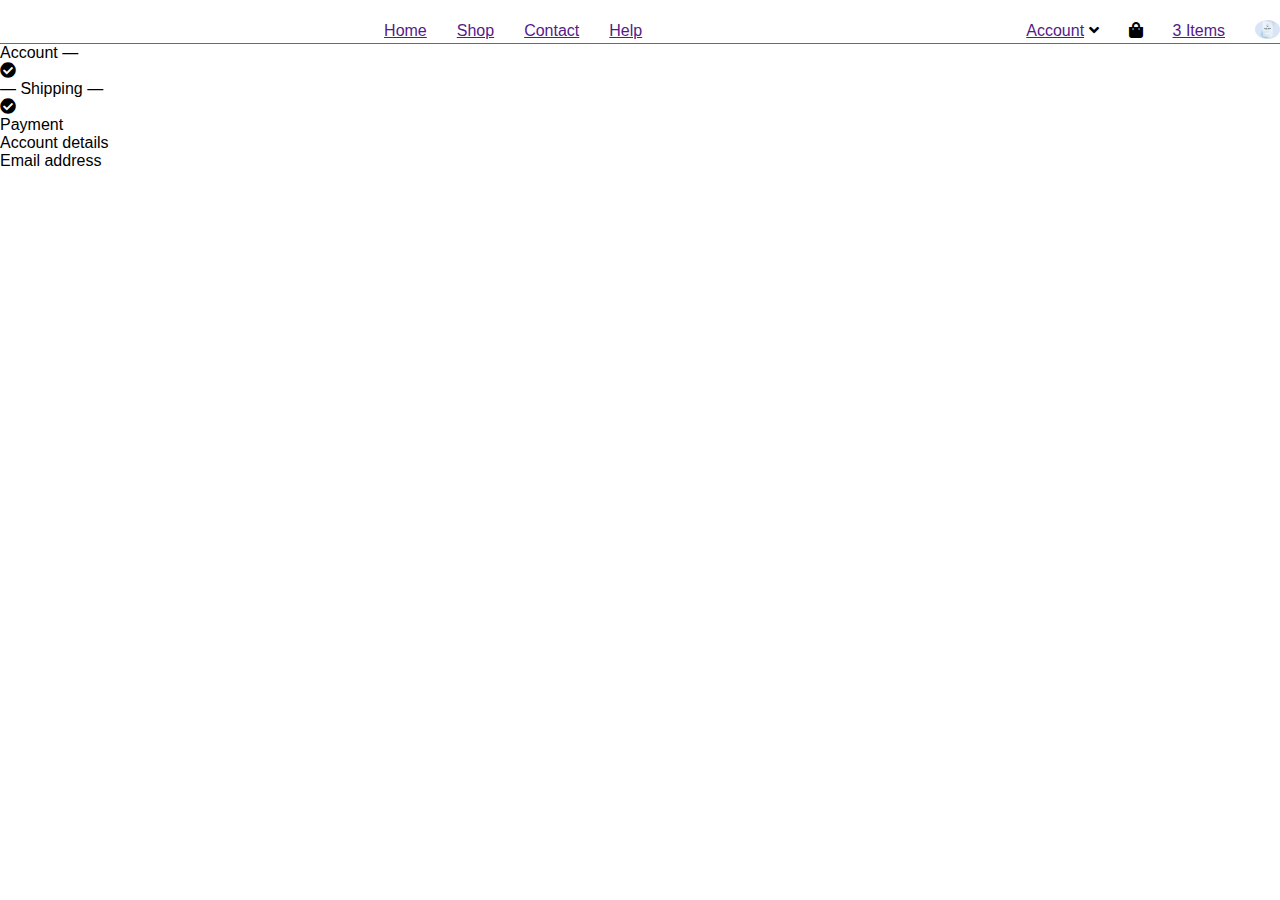
<file: assignment 2/homepage.html>
<!DOCTYPE html>
<html lang="en">
  <head>
    <meta charset="UTF-8" />
    <meta name="viewport" content="width=device-width, initial-scale=1.0" />
    <link
      rel="stylesheet"
      href="https://cdnjs.cloudflare.com/ajax/libs/font-awesome/5.15.3/css/all.min.css"
    />
    <title>Homepage</title>
    <style>
      * {
        margin: 0;
        padding: 0;
        box-sizing: border-box;
        font-family: "Open Sans", sans-serif;
      }
      li {
        list-style: none;
      }

      nav {
        display: flex;
        justify-content: space-between;
        align-items: center;
        border-bottom: 1px solid #1f1c1ca7;
      }
      .nav-list {
        display: flex;
        flex-direction: row;
        justify-content: space-between;
        align-items: center;
        gap: 30px;
        padding-top: 20px;
      }
    </style>
  </head>
  <body>
    <nav>
      <div class="logo">
        <svg
          xmlns="http://www.w3.org/2000/svg"
          fill="none"
          viewBox="0 0 24 24"
          stroke-width="1.5"
          stroke="currentColor"
          class="size-6"
        >
          <path
            stroke-linecap="round"
            stroke-linejoin="round"
            d="M15.59 14.37a6 6 0 0 1-5.84 7.38v-4.8m5.84-2.58a14.98 14.98 0 0 0 6.16-12.12A14.98 14.98 0 0 0 9.631 8.41m5.96 5.96a14.926 14.926 0 0 1-5.841 2.58m-.119-8.54a6 6 0 0 0-7.381 5.84h4.8m2.581-5.84a14.927 14.927 0 0 0-2.58 5.84m2.699 2.7c-.103.021-.207.041-.311.06a15.09 15.09 0 0 1-2.448-2.448 14.9 14.9 0 0 1 .06-.312m-2.24 2.39a4.493 4.493 0 0 0-1.757 4.306 4.493 4.493 0 0 0 4.306-1.758M16.5 9a1.5 1.5 0 1 1-3 0 1.5 1.5 0 0 1 3 0Z"
          />
        </svg>
      </div>
      <ul class="nav-list">
        <li><a href="">Home</a></li>
        <li><a href="">Shop</a></li>
        <li><a href="">Contact</a></li>
        <li><a href="">Help</a></li>
      </ul>
      <ul class="nav-list">
        <li><a href="">Account</a> <i class="fas fa-angle-down"></i></li>

        <li><i class="fas fa-shopping-bag"></i></li>
        <li><a href="">3 Items</a></li>
        <li>
          <img
            style="width: 25px; border-radius: 50%"
            src="images/css assignment.png"
            alt=""
          />
        </li>
      </ul>
    </nav>
    <section class="container">
      <div class="account-details">
        <div>
          <ul>
            <li>Account &horbar;</li>
            <li><i class="fas fa-check-circle"></i></li>
            <li>&horbar; Shipping &horbar;</li>
            <li><i class="fas fa-check-circle"></i></li>
            <li>Payment</li>
          </ul>
          <p>Account details</p>
          <p>Email address</p>
        </div>
      </div>
    </section>
  </body>
</html>
</file>
<file: assignment1/style.css>
* {
  margin: 0;
  padding: 0;
  box-sizing: border-box;
}

@media (max-width: 375px) {
  .container {
    width: 100%;
    margin: 20px auto;
  }
}

@media (min-width: 1440px) {
  .container {
    width: 375px;
    margin: 100px auto;
  }
}

body {
  background-color: hsl(212, 45%, 89%);
  font-family: "Outfit", sans-serif;
}

img {
  border-radius: 10px;
  width: 100%;
}

h1 {
  margin: 10px 0;
  font-size: 25px;
  font-weight: 700;
}

p {
  font-size: 16px;
  font-weight: 400;
  color: #5c5c5c;
  text-align: center;
}

.container {
  background-color: hsl(0, 0%, 100%);
  width: 350px;
  height: 550px;
  margin: 200px auto;
  text-align: center;
  border-radius: 20px;
}

.card {
  display: flex;
  flex-direction: column;
  align-items: center;
  justify-content: center;
  gap: 10px;
  padding: 10px;
}
</file>
<file: challange3/style.css>
* {
  margin: 0;
  padding: 0;
  box-sizing: border-box;
  font-family: "Epilogue", sans-serif;
}
.navbar {
  display: flex;
  justify-content: space-between;
  align-items: center;
  padding: 18px 32px;
  margin-top: 20px;
}

.nav-items {
  display: flex;
  margin-left: 80px;
  gap: 20px;
  align-items: center;
}
.navbar button {
  background: none;
  border: none;
  font-size: 14px;
  font-weight: 500;
  cursor: pointer;
}
.btn-register {
  border: 1px solid #000 !important;
  border-radius: 12px;
  padding: 10px 20px;
  font-size: 14px;
  font-weight: 700 !important;
}

.left-nav {
  display: flex;
  gap: 20px;
  align-items: center;
  padding: 10px 20px;
}
.right-nav {
  display: flex;
  gap: 30px;
  margin-right: 50px;
}

.container {
  display: flex;
  justify-content: center;
  align-items: center;
  padding-top: 40px;
  gap: 30px;
  margin: 16px 160px;
  /* height: ; */
}

.left-contents {
  display: flex;
  flex-direction: column;
  gap: 20px;
  margin-left: 200px;
}
.text {
  display: flex;
  flex-direction: column;
  align-items: flex-start;
  margin: 55px 0;
  gap: 30px;
}

h1 {
  font-size: 50px;
  font-weight: 700;
  /* margin-bottom: 20px; */
}

.btn-learn-more {
  background: none;
  border-radius: 12px;
  padding: 10px 20px;
  font-weight: 700;
  border-color: #000;
  /* margin: 36px 0; */
}

.sponsor-logos {
  display: flex;
  justify-content: space-between;
  align-items: baseline;
  gap: 20px;
  margin-top: 50px;
}

/* .right-img {
  height: 300px;
  width: 500px;
} */

.show {
  display: block;
}
.dropdown-content {
  display: none;
  position: absolute;
  background-color: #f1f1f1;
  min-width: 160px;
  box-shadow: 0px 8px 16px 0px rgba(0, 0, 0, 0.2);
  z-index: 1;
}
</file>
